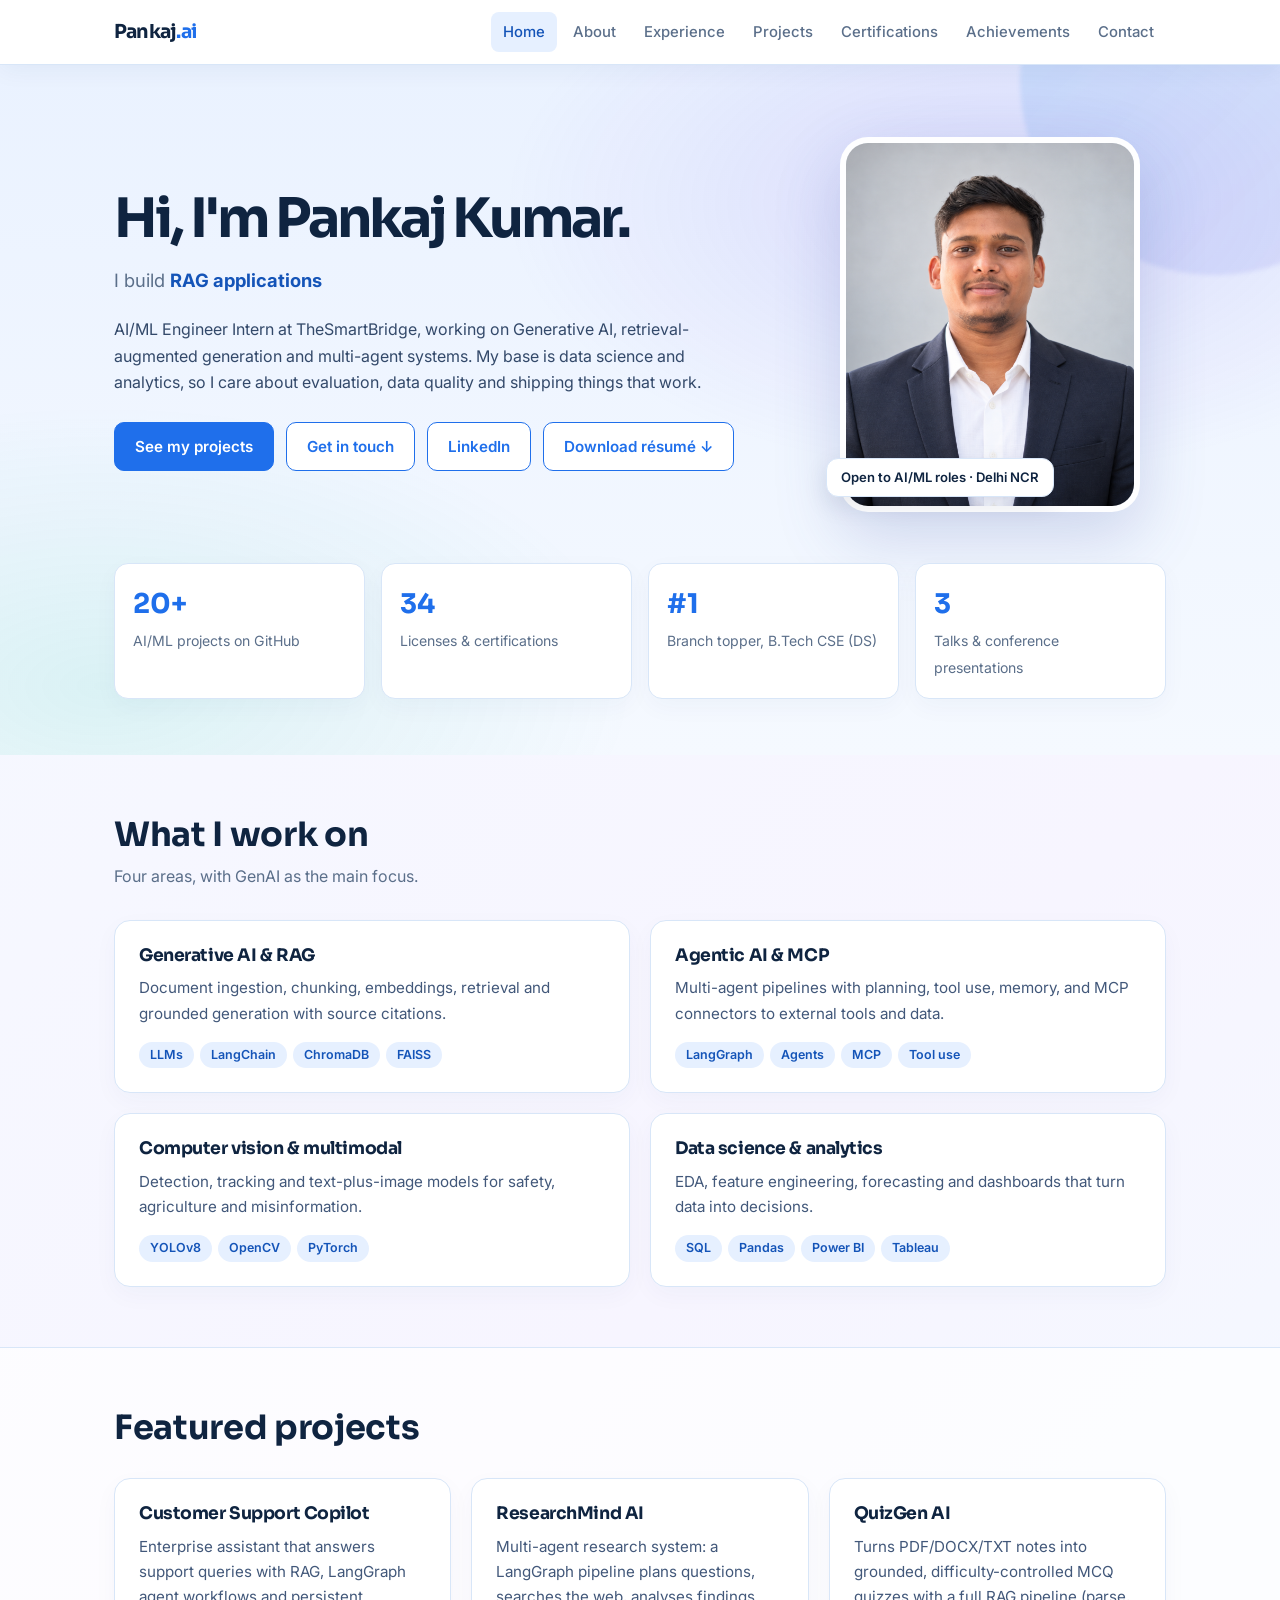
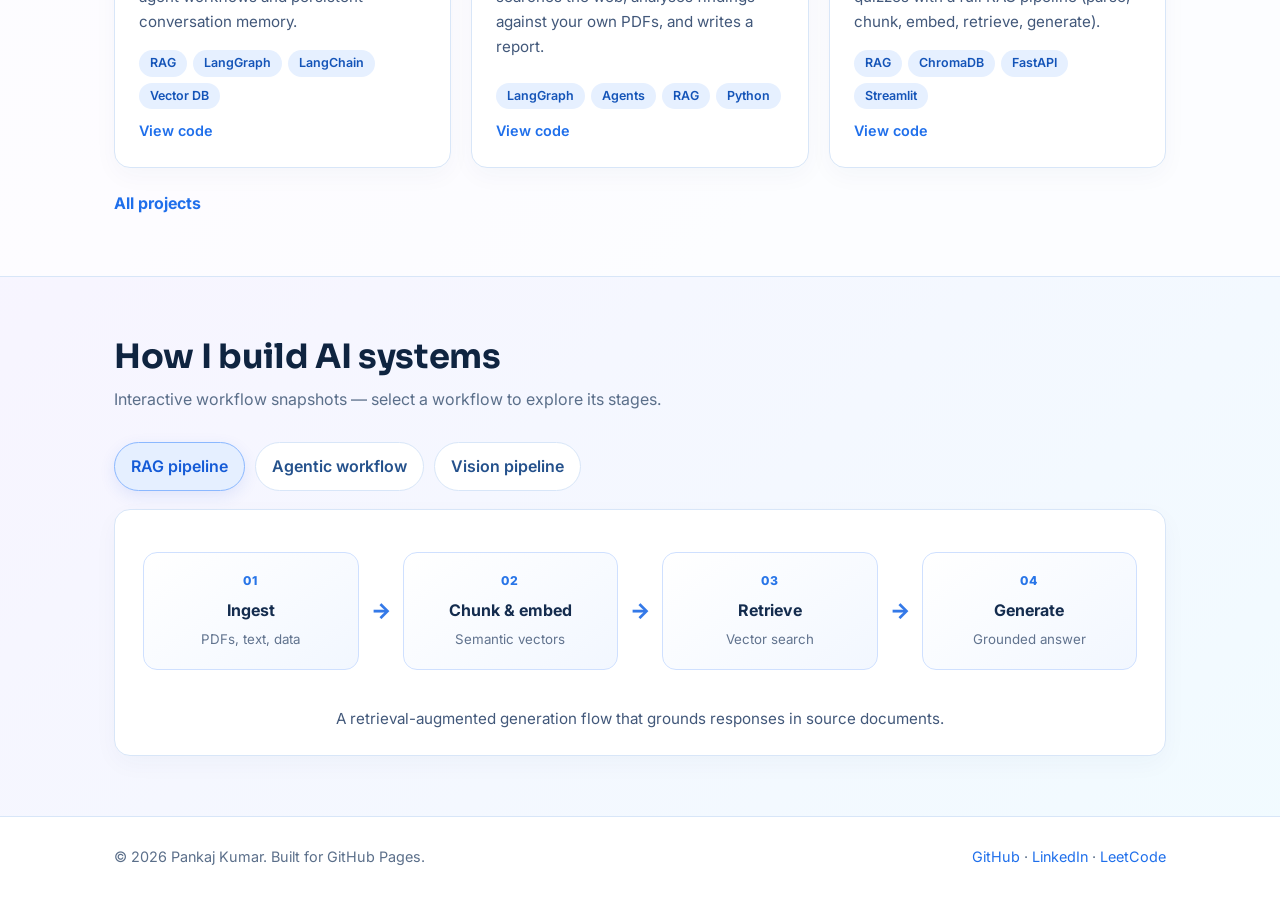
<file: index.html>
<!DOCTYPE html>
<html lang="en"><head><meta charset="utf-8"><meta name="viewport" content="width=device-width,initial-scale=1">
<title>Home | Pankaj Kumar – AI Engineer</title>
<meta name="description" content="Pankaj Kumar – AI/ML Engineer specialising in Generative AI, RAG, LLMs, agentic AI and MCP, with a data science and analytics foundation.">
<link rel="preconnect" href="https://fonts.googleapis.com"><link rel="preconnect" href="https://fonts.gstatic.com" crossorigin>
<link href="https://fonts.googleapis.com/css2?family=Inter:wght@400;500;600&family=Sora:wght@600;700;800&display=swap" rel="stylesheet">
<link rel="stylesheet" href="css/style.css"></head><body>
<header><div class="wrap nav"><a class="brand" href="index.html">Pankaj<span>.ai</span></a>
<button class="burger" aria-label="Menu" aria-expanded="false">☰</button><nav aria-label="Main"><ul><li><a href="index.html" class=on aria-current=page>Home</a></li><li><a href="about.html">About</a></li><li><a href="experience.html">Experience</a></li><li><a href="projects.html">Projects</a></li><li><a href="certifications.html">Certifications</a></li><li><a href="achievements.html">Achievements</a></li><li><a href="contact.html">Contact</a></li></ul></nav></div></header>
<main><section class="hero reveal"><div class="wrap"><div class="hero-grid"><div>
<h1>Hi, I'm Pankaj Kumar.</h1>
<p class="role">I build <b id="typed" data-words='["RAG applications","agentic AI workflows","LLM-powered products","MCP-connected tools","computer vision systems"]'>RAG applications</b></p>
<p class="lead">AI/ML Engineer Intern at TheSmartBridge, working on Generative AI, retrieval-augmented generation and multi-agent systems. My base is data science and analytics, so I care about evaluation, data quality and shipping things that work.</p>
<div class="btns"><a class="btn pri" href="projects.html">See my projects</a><a class="btn sec" href="contact.html">Get in touch</a><a class="btn sec" href="https://www.linkedin.com/in/pankaj-kumar-472a29294/">LinkedIn</a><a class="btn sec" href="Pankaj_Kumar_AI_ML_Engineer_Resume_2026.pdf" download>Download résumé ↓</a></div></div>
<div class="photo"><img src="images/profile.png" alt="Portrait of Pankaj Kumar"><span class="tag">Open to AI/ML roles · Delhi NCR</span></div></div>
<div class="stats"><div class="stat"><b>20+</b><span>AI/ML projects on GitHub</span></div><div class="stat"><b>34</b><span>Licenses &amp; certifications</span></div><div class="stat"><b>#1</b><span>Branch topper, B.Tech CSE (DS)</span></div><div class="stat"><b>3</b><span>Talks &amp; conference presentations</span></div></div></div></section>
<section class="reveal"><div class="wrap"><div class="sh"><h2>What I work on</h2><p>Four areas, with GenAI as the main focus.</p></div>
<div class="grid g2">
<div class="card"><h3>Generative AI &amp; RAG</h3><p>Document ingestion, chunking, embeddings, retrieval and grounded generation with source citations.</p><div class="chips"><span class="chip">LLMs</span><span class="chip">LangChain</span><span class="chip">ChromaDB</span><span class="chip">FAISS</span></div></div>
<div class="card"><h3>Agentic AI &amp; MCP</h3><p>Multi-agent pipelines with planning, tool use, memory, and MCP connectors to external tools and data.</p><div class="chips"><span class="chip">LangGraph</span><span class="chip">Agents</span><span class="chip">MCP</span><span class="chip">Tool use</span></div></div>
<div class="card"><h3>Computer vision &amp; multimodal</h3><p>Detection, tracking and text-plus-image models for safety, agriculture and misinformation.</p><div class="chips"><span class="chip">YOLOv8</span><span class="chip">OpenCV</span><span class="chip">PyTorch</span></div></div>
<div class="card"><h3>Data science &amp; analytics</h3><p>EDA, feature engineering, forecasting and dashboards that turn data into decisions.</p><div class="chips"><span class="chip">SQL</span><span class="chip">Pandas</span><span class="chip">Power BI</span><span class="chip">Tableau</span></div></div></div></div></section>
<section class="alt reveal"><div class="wrap"><div class="sh"><h2>Featured projects</h2></div><div class="grid g3"><article class="card" data-cat="genai"><h3>Customer Support Copilot</h3><p>Enterprise assistant that answers support queries with RAG, LangGraph agent workflows and persistent conversation memory.</p><div class="chips"><span class="chip">RAG</span><span class="chip">LangGraph</span><span class="chip">LangChain</span><span class="chip">Vector DB</span></div><div class="links"><a href="https://github.com/PANKAJ955956/AI-Powered-Customer-Support-Copilot">View code</a></div></article><article class="card" data-cat="genai agents"><h3>ResearchMind AI</h3><p>Multi-agent research system: a LangGraph pipeline plans questions, searches the web, analyses findings against your own PDFs, and writes a report.</p><div class="chips"><span class="chip">LangGraph</span><span class="chip">Agents</span><span class="chip">RAG</span><span class="chip">Python</span></div><div class="links"><a href="https://github.com/PANKAJ955956/ResearchMind-AI">View code</a></div></article><article class="card" data-cat="genai"><h3>QuizGen AI</h3><p>Turns PDF/DOCX/TXT notes into grounded, difficulty-controlled MCQ quizzes with a full RAG pipeline (parse, chunk, embed, retrieve, generate).</p><div class="chips"><span class="chip">RAG</span><span class="chip">ChromaDB</span><span class="chip">FastAPI</span><span class="chip">Streamlit</span></div><div class="links"><a href="https://github.com/PANKAJ955956/QuizGen-AI-Intelligent-Study-Notes-Quiz-Generator">View code</a></div></article></div><p style="margin-top:22px"><a href="projects.html"><b>All projects</b></a></p></div></section>
<section class="reveal">
<div class="wrap">
<div class="sh"><h2>How I build AI systems</h2><p>Interactive workflow snapshots — select a workflow to explore its stages.</p></div>
<div class="workflow-tabs" role="tablist" aria-label="AI workflow">
<button class="workflow-tab active" type="button" data-flow="rag" aria-selected="true">RAG pipeline</button>
<button class="workflow-tab" type="button" data-flow="agent" aria-selected="false">Agentic workflow</button>
<button class="workflow-tab" type="button" data-flow="vision" aria-selected="false">Vision pipeline</button>
</div>
<div class="card workflow-card">
<div class="workflow-track" id="workflow-track" aria-live="polite">
<div class="workflow-node"><span>01</span><b>Ingest</b><small>PDFs, text, data</small></div><i>→</i>
<div class="workflow-node"><span>02</span><b>Chunk &amp; embed</b><small>Semantic vectors</small></div><i>→</i>
<div class="workflow-node"><span>03</span><b>Retrieve</b><small>Vector search</small></div><i>→</i>
<div class="workflow-node"><span>04</span><b>Generate</b><small>Grounded answer</small></div>
</div>
<p id="workflow-description" class="workflow-description">A retrieval-augmented generation flow that grounds responses in source documents.</p>
</div>
</div>
</section></main>
<footer><div class="wrap"><span>© 2026 Pankaj Kumar. Built for GitHub Pages.</span><span><a href="https://github.com/PANKAJ955956/">GitHub</a> · <a href="https://www.linkedin.com/in/pankaj-kumar-472a29294/">LinkedIn</a> · <a href="https://leetcode.com/u/PankajKumar_DS/">LeetCode</a></span></div></footer>
<script src="js/main.js"></script></body></html>
</file>
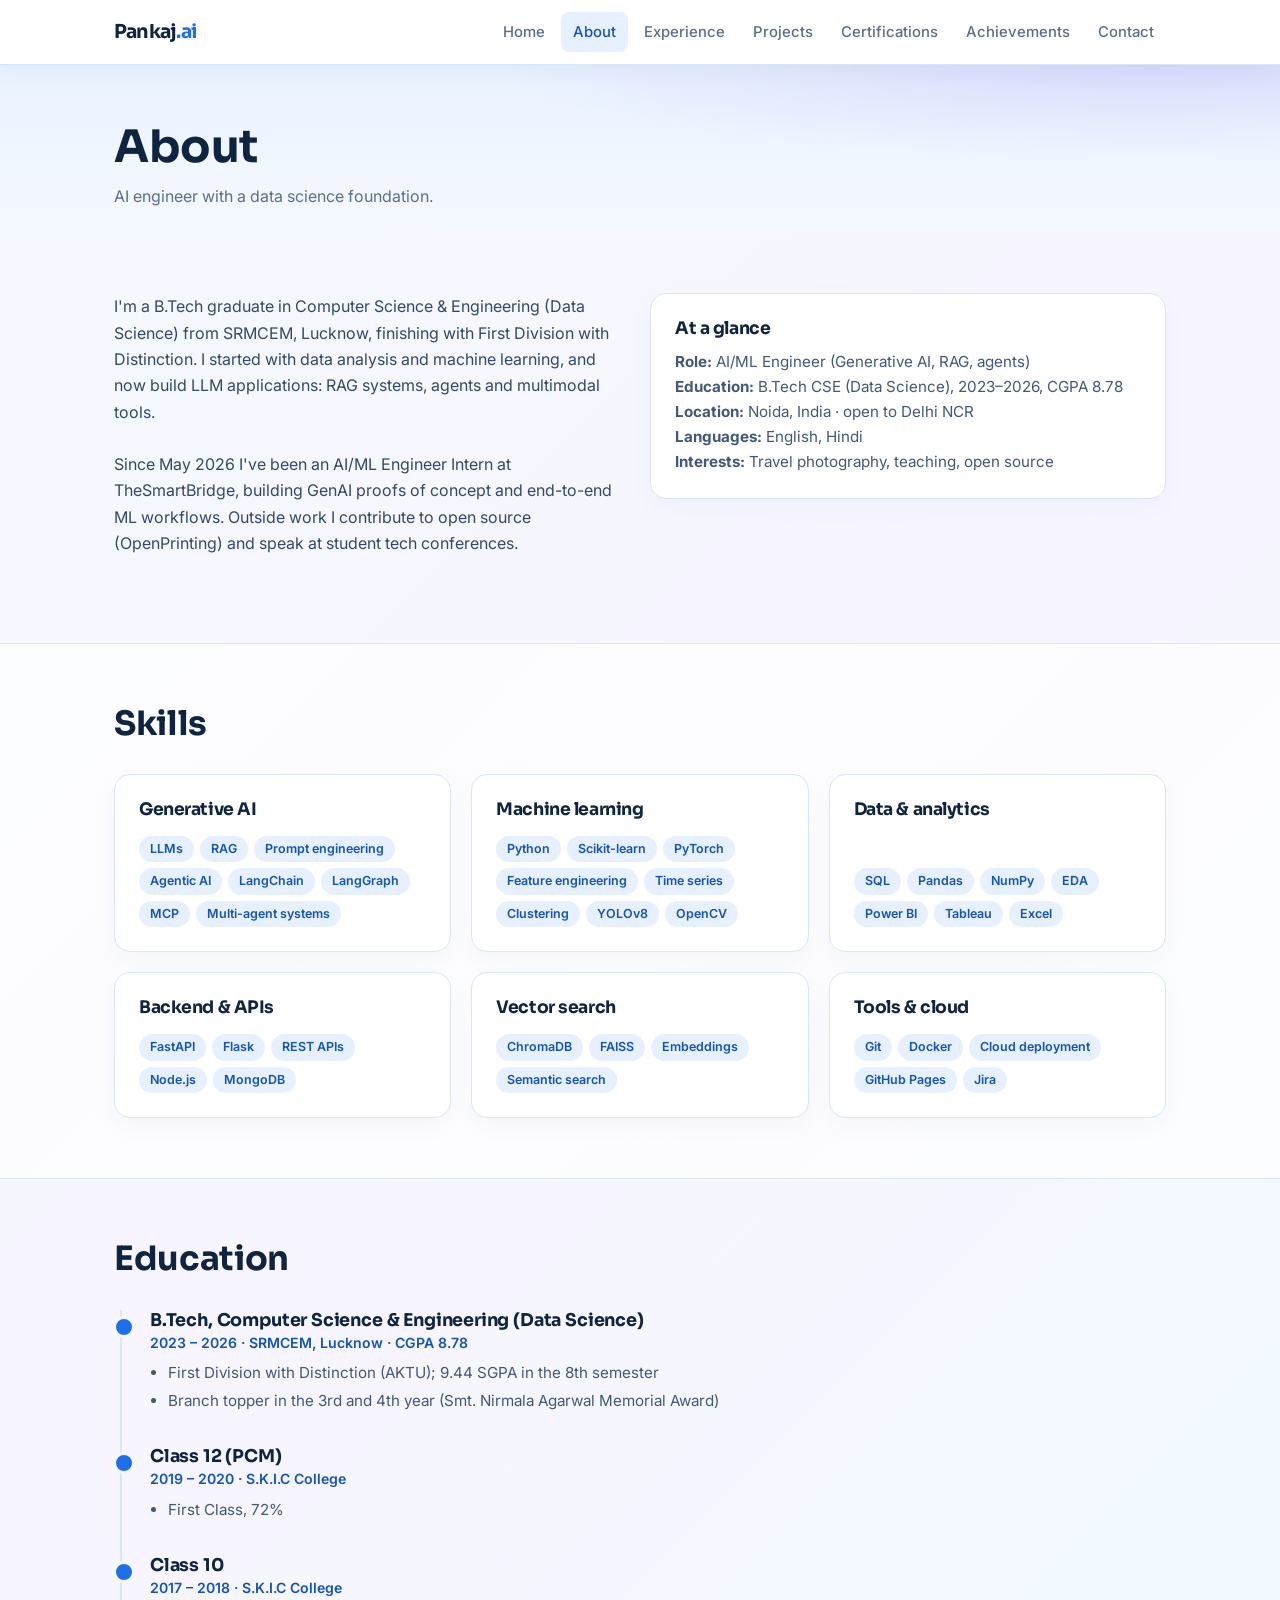
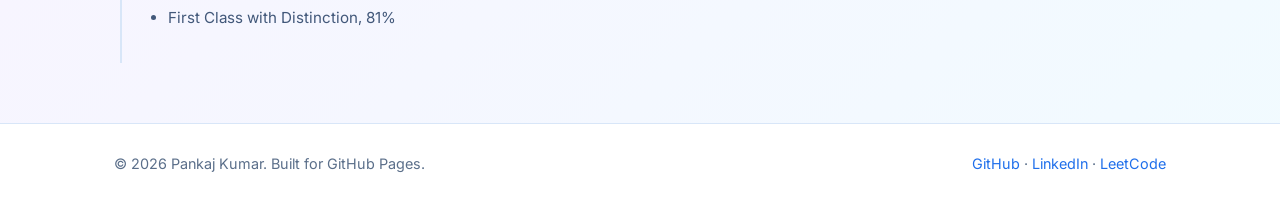
<file: about.html>
<!DOCTYPE html>
<html lang="en"><head><meta charset="utf-8"><meta name="viewport" content="width=device-width,initial-scale=1">
<title>About | Pankaj Kumar – AI Engineer</title>
<meta name="description" content="Pankaj Kumar – AI/ML Engineer specialising in Generative AI, RAG, LLMs, agentic AI and MCP, with a data science and analytics foundation.">
<link rel="preconnect" href="https://fonts.googleapis.com"><link rel="preconnect" href="https://fonts.gstatic.com" crossorigin>
<link href="https://fonts.googleapis.com/css2?family=Inter:wght@400;500;600&family=Sora:wght@600;700;800&display=swap" rel="stylesheet">
<link rel="stylesheet" href="css/style.css"></head><body>
<header><div class="wrap nav"><a class="brand" href="index.html">Pankaj<span>.ai</span></a>
<button class="burger" aria-label="Menu" aria-expanded="false">☰</button><nav aria-label="Main"><ul><li><a href="index.html">Home</a></li><li><a href="about.html" class=on aria-current=page>About</a></li><li><a href="experience.html">Experience</a></li><li><a href="projects.html">Projects</a></li><li><a href="certifications.html">Certifications</a></li><li><a href="achievements.html">Achievements</a></li><li><a href="contact.html">Contact</a></li></ul></nav></div></header>
<main><div class="page-head"><div class="wrap"><h1>About</h1><p>AI engineer with a data science foundation.</p></div></div><section><div class="wrap"><div class="grid g2" style="align-items:start"><div>
<p class="lead" style="max-width:none">I'm a B.Tech graduate in Computer Science &amp; Engineering (Data Science) from SRMCEM, Lucknow, finishing with First Division with Distinction. I started with data analysis and machine learning, and now build LLM applications: RAG systems, agents and multimodal tools.</p>
<p class="lead" style="max-width:none">Since May 2026 I've been an AI/ML Engineer Intern at TheSmartBridge, building GenAI proofs of concept and end-to-end ML workflows. Outside work I contribute to open source (OpenPrinting) and speak at student tech conferences.</p></div>
<div class="card"><h3>At a glance</h3><p><b>Role:</b> AI/ML Engineer (Generative AI, RAG, agents)<br><b>Education:</b> B.Tech CSE (Data Science), 2023–2026, CGPA 8.78<br><b>Location:</b> Noida, India · open to Delhi NCR<br><b>Languages:</b> English, Hindi<br><b>Interests:</b> Travel photography, teaching, open source</p></div></div></div></section>
<section class="alt"><div class="wrap"><div class="sh"><h2>Skills</h2></div><div class="grid g3">
<div class="card"><h3>Generative AI</h3><div class="chips"><span class="chip">LLMs</span><span class="chip">RAG</span><span class="chip">Prompt engineering</span><span class="chip">Agentic AI</span><span class="chip">LangChain</span><span class="chip">LangGraph</span><span class="chip">MCP</span><span class="chip">Multi-agent systems</span></div></div>
<div class="card"><h3>Machine learning</h3><div class="chips"><span class="chip">Python</span><span class="chip">Scikit-learn</span><span class="chip">PyTorch</span><span class="chip">Feature engineering</span><span class="chip">Time series</span><span class="chip">Clustering</span><span class="chip">YOLOv8</span><span class="chip">OpenCV</span></div></div>
<div class="card"><h3>Data &amp; analytics</h3><div class="chips"><span class="chip">SQL</span><span class="chip">Pandas</span><span class="chip">NumPy</span><span class="chip">EDA</span><span class="chip">Power BI</span><span class="chip">Tableau</span><span class="chip">Excel</span></div></div>
<div class="card"><h3>Backend &amp; APIs</h3><div class="chips"><span class="chip">FastAPI</span><span class="chip">Flask</span><span class="chip">REST APIs</span><span class="chip">Node.js</span><span class="chip">MongoDB</span></div></div>
<div class="card"><h3>Vector search</h3><div class="chips"><span class="chip">ChromaDB</span><span class="chip">FAISS</span><span class="chip">Embeddings</span><span class="chip">Semantic search</span></div></div>
<div class="card"><h3>Tools &amp; cloud</h3><div class="chips"><span class="chip">Git</span><span class="chip">Docker</span><span class="chip">Cloud deployment</span><span class="chip">GitHub Pages</span><span class="chip">Jira</span></div></div></div></div></section>
<section><div class="wrap"><div class="sh"><h2>Education</h2></div><div class="timeline">
<div class="job"><h3>B.Tech, Computer Science &amp; Engineering (Data Science)</h3><div class="when">2023 – 2026 · SRMCEM, Lucknow · CGPA 8.78</div><ul><li>First Division with Distinction (AKTU); 9.44 SGPA in the 8th semester</li><li>Branch topper in the 3rd and 4th year (Smt. Nirmala Agarwal Memorial Award)</li></ul></div>
<div class="job"><h3>Class 12 (PCM)</h3><div class="when">2019 – 2020 · S.K.I.C College</div><ul><li>First Class, 72%</li></ul></div>
<div class="job"><h3>Class 10</h3><div class="when">2017 – 2018 · S.K.I.C College</div><ul><li>First Class with Distinction, 81%</li></ul></div></div></div></section></main>
<footer><div class="wrap"><span>© 2026 Pankaj Kumar. Built for GitHub Pages.</span><span><a href="https://github.com/PANKAJ955956/">GitHub</a> · <a href="https://www.linkedin.com/in/pankaj-kumar-472a29294/">LinkedIn</a> · <a href="https://leetcode.com/u/PankajKumar_DS/">LeetCode</a></span></div></footer>
<script src="js/main.js"></script></body></html>
</file>
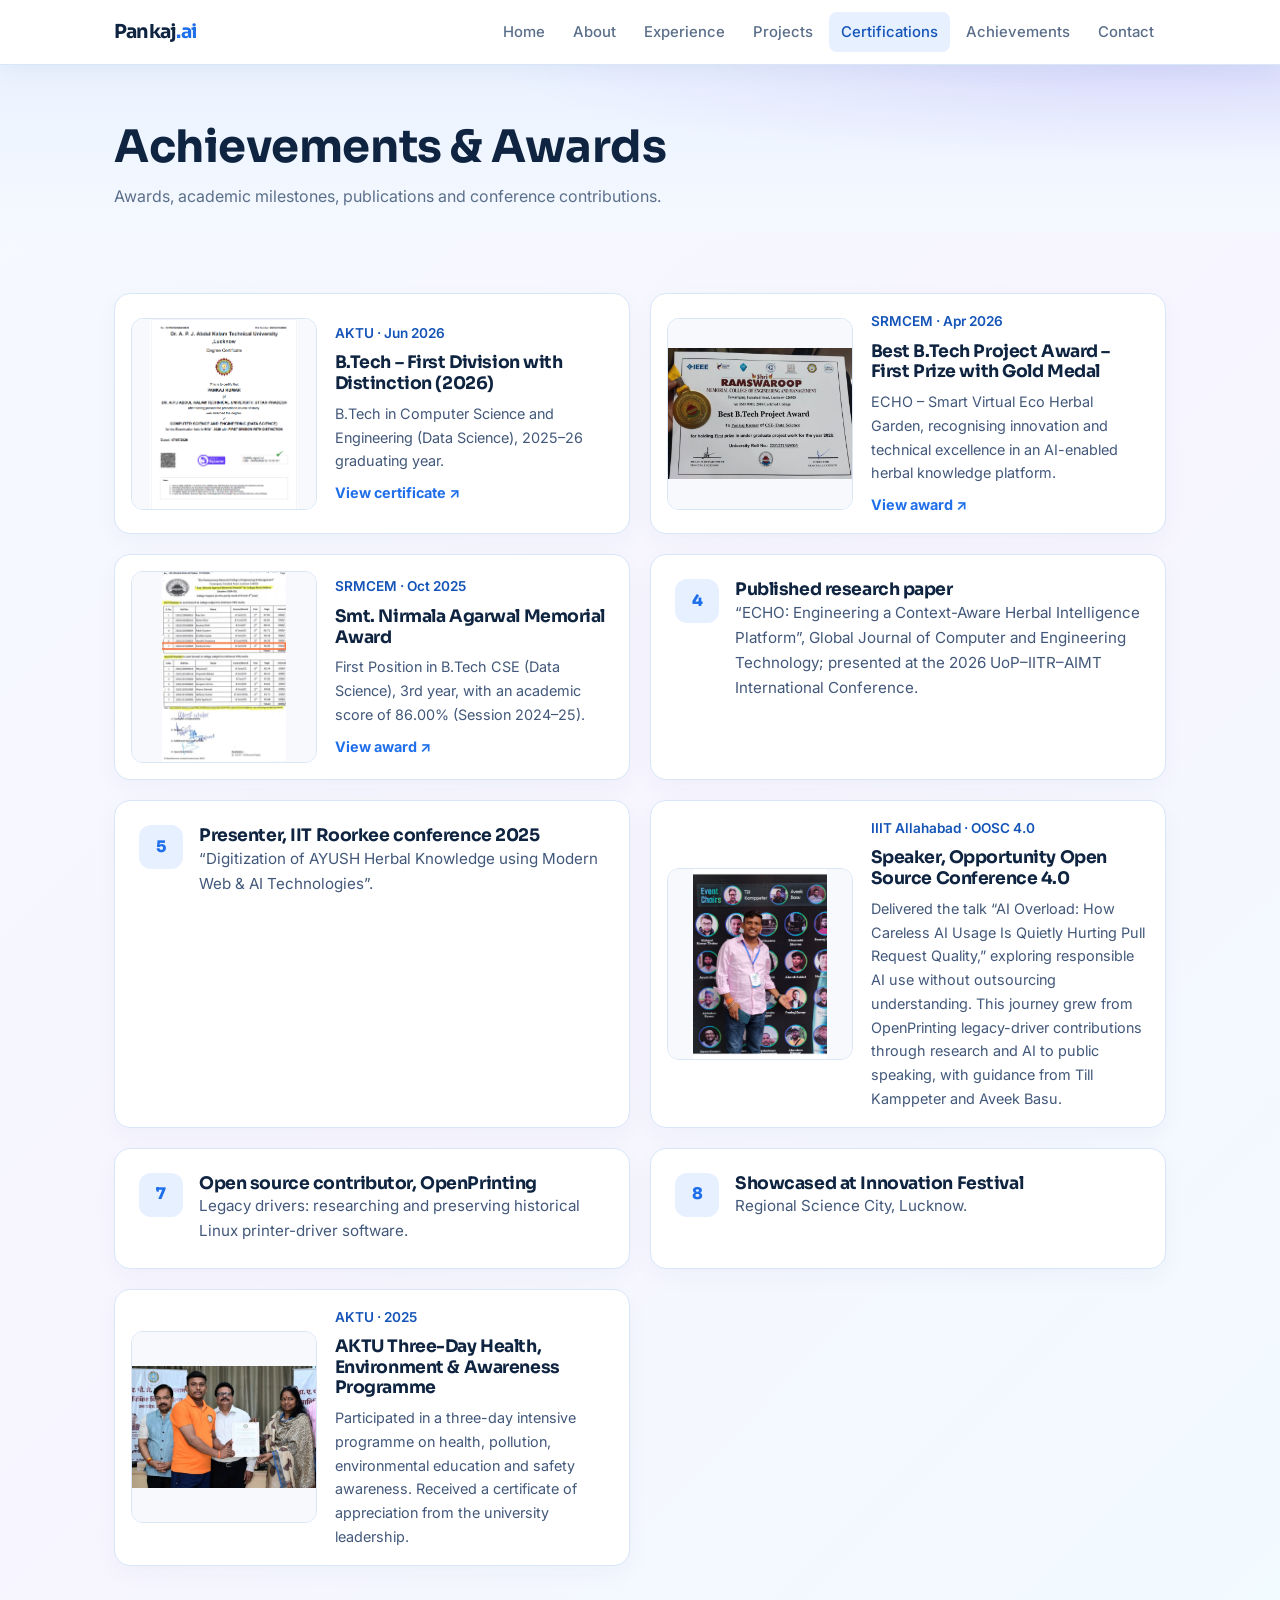
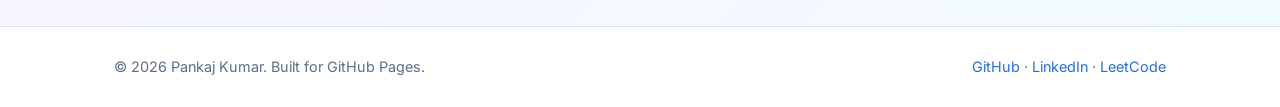
<file: achievements.html>
<!DOCTYPE html><html lang="en"><head><meta charset="utf-8"><meta name="viewport" content="width=device-width,initial-scale=1"><title>Certifications | Pankaj Kumar – AI Engineer</title><meta name="description" content="Licenses and certifications earned by Pankaj Kumar, AI/ML Engineer."><link rel="preconnect" href="https://fonts.googleapis.com"><link rel="preconnect" href="https://fonts.gstatic.com" crossorigin><link href="https://fonts.googleapis.com/css2?family=Inter:wght@400;500;600&family=Sora:wght@600;700;800&display=swap" rel="stylesheet"><link rel="stylesheet" href="css/style.css"></head><body><header><div class="wrap nav"><a class="brand" href="index.html">Pankaj<span>.ai</span></a>
<button class="burger" aria-label="Menu" aria-expanded="false">☰</button><nav aria-label="Main"><ul><li><a href="index.html">Home</a></li><li><a href="about.html">About</a></li><li><a href="experience.html">Experience</a></li><li><a href="projects.html">Projects</a></li><li><a href="certifications.html" class=on aria-current=page>Certifications</a></li><li><a href="achievements.html">Achievements</a></li><li><a href="contact.html">Contact</a></li></ul></nav></div></header><main><div class="page-head"><div class="wrap"><h1>Achievements &amp; Awards</h1><p>Awards, academic milestones, publications and conference contributions.</p></div></div><section class="reveal"><div class="wrap"><div class="grid g2 award-grid"><article class="card award-card"><a class="award-image" href="images/aktu-degree-certificate.png" target="_blank" rel="noopener"><img src="images/aktu-degree-certificate.png" alt="B.Tech degree certificate showing First Division with Distinction, AKTU, 2026"></a><div class="award-copy"><span class="meta">AKTU · Jun 2026</span><h3>B.Tech – First Division with Distinction (2026)</h3><p>B.Tech in Computer Science and Engineering (Data Science), 2025–26 graduating year.</p><a href="https://www.linkedin.com/in/pankaj-ds/overlay/Honor/1613421394/treasury/?profileId=ACoAAEdX2VYBfHZaW2cBg4ZSAhf_vZYHLt7IyVI" target="_blank" rel="noopener">View certificate ↗</a></div></article><article class="card award-card"><a class="award-image" href="images/best-btech-project-award.png" target="_blank" rel="noopener"><img src="images/best-btech-project-award.png" alt="Best B.Tech Project Award First Prize certificate, SRMCEM, 2026"></a><div class="award-copy"><span class="meta">SRMCEM · Apr 2026</span><h3>Best B.Tech Project Award – First Prize with Gold Medal</h3><p>ECHO – Smart Virtual Eco Herbal Garden, recognising innovation and technical excellence in an AI-enabled herbal knowledge platform.</p><a href="https://www.linkedin.com/in/pankaj-ds/overlay/Honor/1613107335/treasury/?profileId=ACoAAEdX2VYBfHZaW2cBg4ZSAhf_vZYHLt7IyVI" target="_blank" rel="noopener">View award ↗</a></div></article><article class="card award-card"><a class="award-image" href="images/nirmala-agarwal-memorial-award.png" target="_blank" rel="noopener"><img src="images/nirmala-agarwal-memorial-award.png" alt="Smt. Nirmala Agarwal Memorial Award certificate showing first position and 86.00 percent, 2024–25"></a><div class="award-copy"><span class="meta">SRMCEM · Oct 2025</span><h3>Smt. Nirmala Agarwal Memorial Award</h3><p>First Position in B.Tech CSE (Data Science), 3rd year, with an academic score of 86.00% (Session 2024–25).</p><a href="https://www.linkedin.com/in/pankaj-ds/overlay/Honor/1612676709/treasury/?profileId=ACoAAEdX2VYBfHZaW2cBg4ZSAhf_vZYHLt7IyVI" target="_blank" rel="noopener">View award ↗</a></div></article><article class="card award"><div class="ic">4</div><div><h3>Published research paper</h3><p>“ECHO: Engineering a Context-Aware Herbal Intelligence Platform”, Global Journal of Computer and Engineering Technology; presented at the 2026 UoP–IITR–AIMT International Conference.</p></div></article><article class="card award"><div class="ic">5</div><div><h3>Presenter, IIT Roorkee conference 2025</h3><p>“Digitization of AYUSH Herbal Knowledge using Modern Web &amp; AI Technologies”.</p></div></article><article class="card award-card"><a class="award-image" href="images/oosc-4-speaker.jpg" target="_blank" rel="noopener"><img src="images/oosc-4-speaker.jpg" alt="Pankaj Kumar at Opportunity Open Source Conference 4.0, IIIT Allahabad"></a><div class="award-copy"><span class="meta">IIIT Allahabad · OOSC 4.0</span><h3>Speaker, Opportunity Open Source Conference 4.0</h3><p>Delivered the talk “AI Overload: How Careless AI Usage Is Quietly Hurting Pull Request Quality,” exploring responsible AI use without outsourcing understanding. This journey grew from OpenPrinting legacy-driver contributions through research and AI to public speaking, with guidance from Till Kamppeter and Aveek Basu.</p></div></article><article class="card award"><div class="ic">7</div><div><h3>Open source contributor, OpenPrinting</h3><p>Legacy drivers: researching and preserving historical Linux printer-driver software.</p></div></article><article class="card award"><div class="ic">8</div><div><h3>Showcased at Innovation Festival</h3><p>Regional Science City, Lucknow.</p></div></article><article class="card award-card"><a class="award-image" href="images/aktu-awareness-programme.jpg" target="_blank" rel="noopener"><img src="images/aktu-awareness-programme.jpg" alt="Pankaj Kumar receiving a certificate of appreciation at the AKTU three-day awareness programme"></a><div class="award-copy"><span class="meta">AKTU · 2025</span><h3>AKTU Three-Day Health, Environment &amp; Awareness Programme</h3><p>Participated in a three-day intensive programme on health, pollution, environmental education and safety awareness. Received a certificate of appreciation from the university leadership.</p></div></article></div></div></section></main><footer><div class="wrap"><span>© 2026 Pankaj Kumar. Built for GitHub Pages.</span><span><a href="https://github.com/PANKAJ955956/">GitHub</a> · <a href="https://www.linkedin.com/in/pankaj-kumar-472a29294/">LinkedIn</a> · <a href="https://leetcode.com/u/PankajKumar_DS/">LeetCode</a></span></div></footer><script src="js/main.js"></script></body></html>
</file>
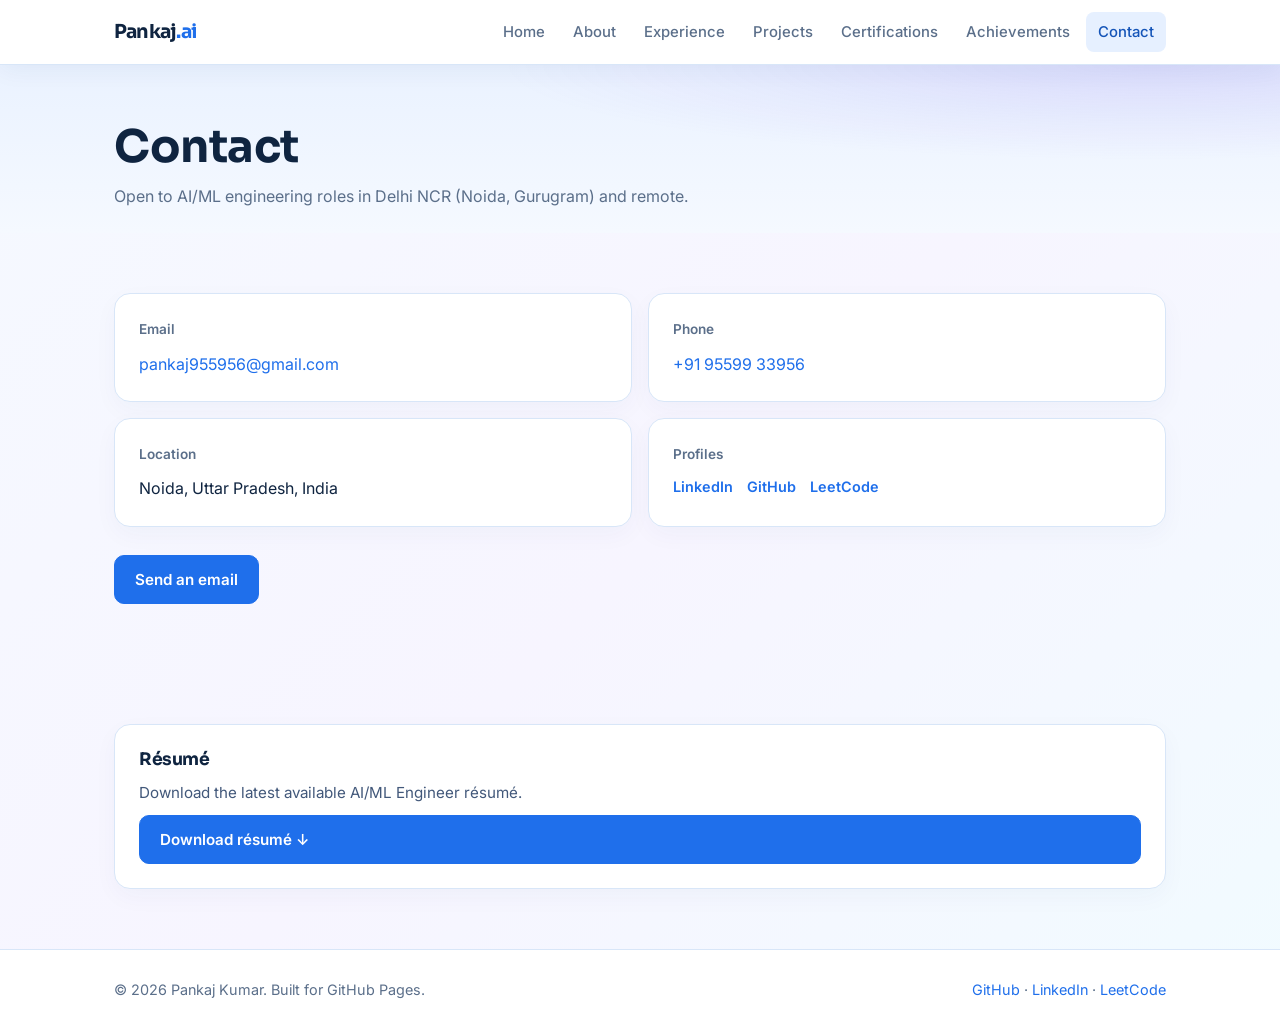
<file: contact.html>
<!DOCTYPE html>
<html lang="en"><head><meta charset="utf-8"><meta name="viewport" content="width=device-width,initial-scale=1">
<title>Contact | Pankaj Kumar – AI Engineer</title>
<meta name="description" content="Pankaj Kumar – AI/ML Engineer specialising in Generative AI, RAG, LLMs, agentic AI and MCP, with a data science and analytics foundation.">
<link rel="preconnect" href="https://fonts.googleapis.com"><link rel="preconnect" href="https://fonts.gstatic.com" crossorigin>
<link href="https://fonts.googleapis.com/css2?family=Inter:wght@400;500;600&family=Sora:wght@600;700;800&display=swap" rel="stylesheet">
<link rel="stylesheet" href="css/style.css"></head><body>
<header><div class="wrap nav"><a class="brand" href="index.html">Pankaj<span>.ai</span></a>
<button class="burger" aria-label="Menu" aria-expanded="false">☰</button><nav aria-label="Main"><ul><li><a href="index.html">Home</a></li><li><a href="about.html">About</a></li><li><a href="experience.html">Experience</a></li><li><a href="projects.html">Projects</a></li><li><a href="certifications.html">Certifications</a></li><li><a href="achievements.html">Achievements</a></li><li><a href="contact.html" class=on aria-current=page>Contact</a></li></ul></nav></div></header>
<main><div class="page-head"><div class="wrap"><h1>Contact</h1><p>Open to AI/ML engineering roles in Delhi NCR (Noida, Gurugram) and remote.</p></div></div><section><div class="wrap"><div class="contact-list">
<div class="card"><b>Email</b><a href="mailto:pankaj955956@gmail.com">pankaj955956@gmail.com</a></div>
<div class="card"><b>Phone</b><a href="tel:+919559933956">+91 95599 33956</a></div>
<div class="card"><b>Location</b>Noida, Uttar Pradesh, India</div>
<div class="card"><b>Profiles</b><span class="links"><a href="https://www.linkedin.com/in/pankaj-kumar-472a29294/">LinkedIn</a><a href="https://github.com/PANKAJ955956/">GitHub</a><a href="https://leetcode.com/u/PankajKumar_DS/">LeetCode</a></span></div></div>
<div class="btns" style="margin-top:28px"><a class="btn pri" href="mailto:pankaj955956@gmail.com">Send an email</a></div></div></section><section><div class="wrap"><div class="card"><h3>Résumé</h3><p>Download the latest available AI/ML Engineer résumé.</p><a class="btn pri" href="Pankaj_Kumar_AI_ML_Engineer_Resume_2026.pdf" download>Download résumé ↓</a></div></div></section></main>
<footer><div class="wrap"><span>© 2026 Pankaj Kumar. Built for GitHub Pages.</span><span><a href="https://github.com/PANKAJ955956/">GitHub</a> · <a href="https://www.linkedin.com/in/pankaj-kumar-472a29294/">LinkedIn</a> · <a href="https://leetcode.com/u/PankajKumar_DS/">LeetCode</a></span></div></footer>
<script src="js/main.js"></script></body></html>
</file>
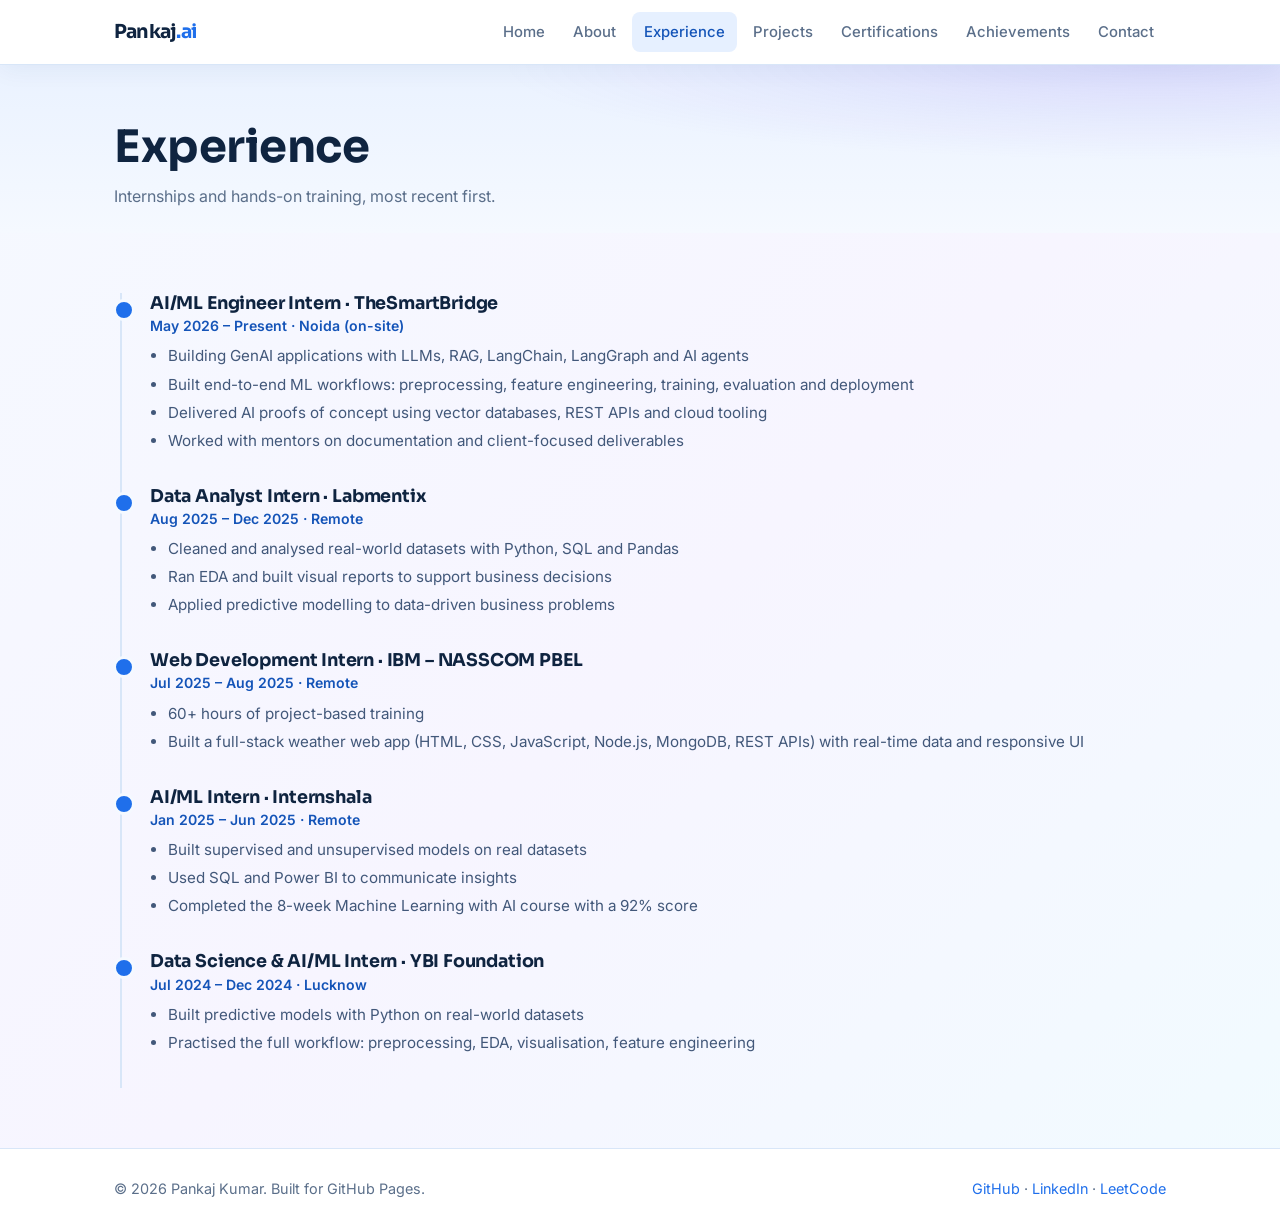
<file: experience.html>
<!DOCTYPE html>
<html lang="en"><head><meta charset="utf-8"><meta name="viewport" content="width=device-width,initial-scale=1">
<title>Experience | Pankaj Kumar – AI Engineer</title>
<meta name="description" content="Pankaj Kumar – AI/ML Engineer specialising in Generative AI, RAG, LLMs, agentic AI and MCP, with a data science and analytics foundation.">
<link rel="preconnect" href="https://fonts.googleapis.com"><link rel="preconnect" href="https://fonts.gstatic.com" crossorigin>
<link href="https://fonts.googleapis.com/css2?family=Inter:wght@400;500;600&family=Sora:wght@600;700;800&display=swap" rel="stylesheet">
<link rel="stylesheet" href="css/style.css"></head><body>
<header><div class="wrap nav"><a class="brand" href="index.html">Pankaj<span>.ai</span></a>
<button class="burger" aria-label="Menu" aria-expanded="false">☰</button><nav aria-label="Main"><ul><li><a href="index.html">Home</a></li><li><a href="about.html">About</a></li><li><a href="experience.html" class=on aria-current=page>Experience</a></li><li><a href="projects.html">Projects</a></li><li><a href="certifications.html">Certifications</a></li><li><a href="achievements.html">Achievements</a></li><li><a href="contact.html">Contact</a></li></ul></nav></div></header>
<main><div class="page-head"><div class="wrap"><h1>Experience</h1><p>Internships and hands-on training, most recent first.</p></div></div><section><div class="wrap"><div class="timeline"><div class="job"><h3>AI/ML Engineer Intern · TheSmartBridge</h3><div class="when">May 2026 – Present · Noida (on-site)</div><ul><li>Building GenAI applications with LLMs, RAG, LangChain, LangGraph and AI agents</li><li>Built end-to-end ML workflows: preprocessing, feature engineering, training, evaluation and deployment</li><li>Delivered AI proofs of concept using vector databases, REST APIs and cloud tooling</li><li>Worked with mentors on documentation and client-focused deliverables</li></ul></div><div class="job"><h3>Data Analyst Intern · Labmentix</h3><div class="when">Aug 2025 – Dec 2025 · Remote</div><ul><li>Cleaned and analysed real-world datasets with Python, SQL and Pandas</li><li>Ran EDA and built visual reports to support business decisions</li><li>Applied predictive modelling to data-driven business problems</li></ul></div><div class="job"><h3>Web Development Intern · IBM – NASSCOM PBEL</h3><div class="when">Jul 2025 – Aug 2025 · Remote</div><ul><li>60+ hours of project-based training</li><li>Built a full-stack weather web app (HTML, CSS, JavaScript, Node.js, MongoDB, REST APIs) with real-time data and responsive UI</li></ul></div><div class="job"><h3>AI/ML Intern · Internshala</h3><div class="when">Jan 2025 – Jun 2025 · Remote</div><ul><li>Built supervised and unsupervised models on real datasets</li><li>Used SQL and Power BI to communicate insights</li><li>Completed the 8-week Machine Learning with AI course with a 92% score</li></ul></div><div class="job"><h3>Data Science &amp; AI/ML Intern · YBI Foundation</h3><div class="when">Jul 2024 – Dec 2024 · Lucknow</div><ul><li>Built predictive models with Python on real-world datasets</li><li>Practised the full workflow: preprocessing, EDA, visualisation, feature engineering</li></ul></div></div></div></section></main>
<footer><div class="wrap"><span>© 2026 Pankaj Kumar. Built for GitHub Pages.</span><span><a href="https://github.com/PANKAJ955956/">GitHub</a> · <a href="https://www.linkedin.com/in/pankaj-kumar-472a29294/">LinkedIn</a> · <a href="https://leetcode.com/u/PankajKumar_DS/">LeetCode</a></span></div></footer>
<script src="js/main.js"></script></body></html>
</file>
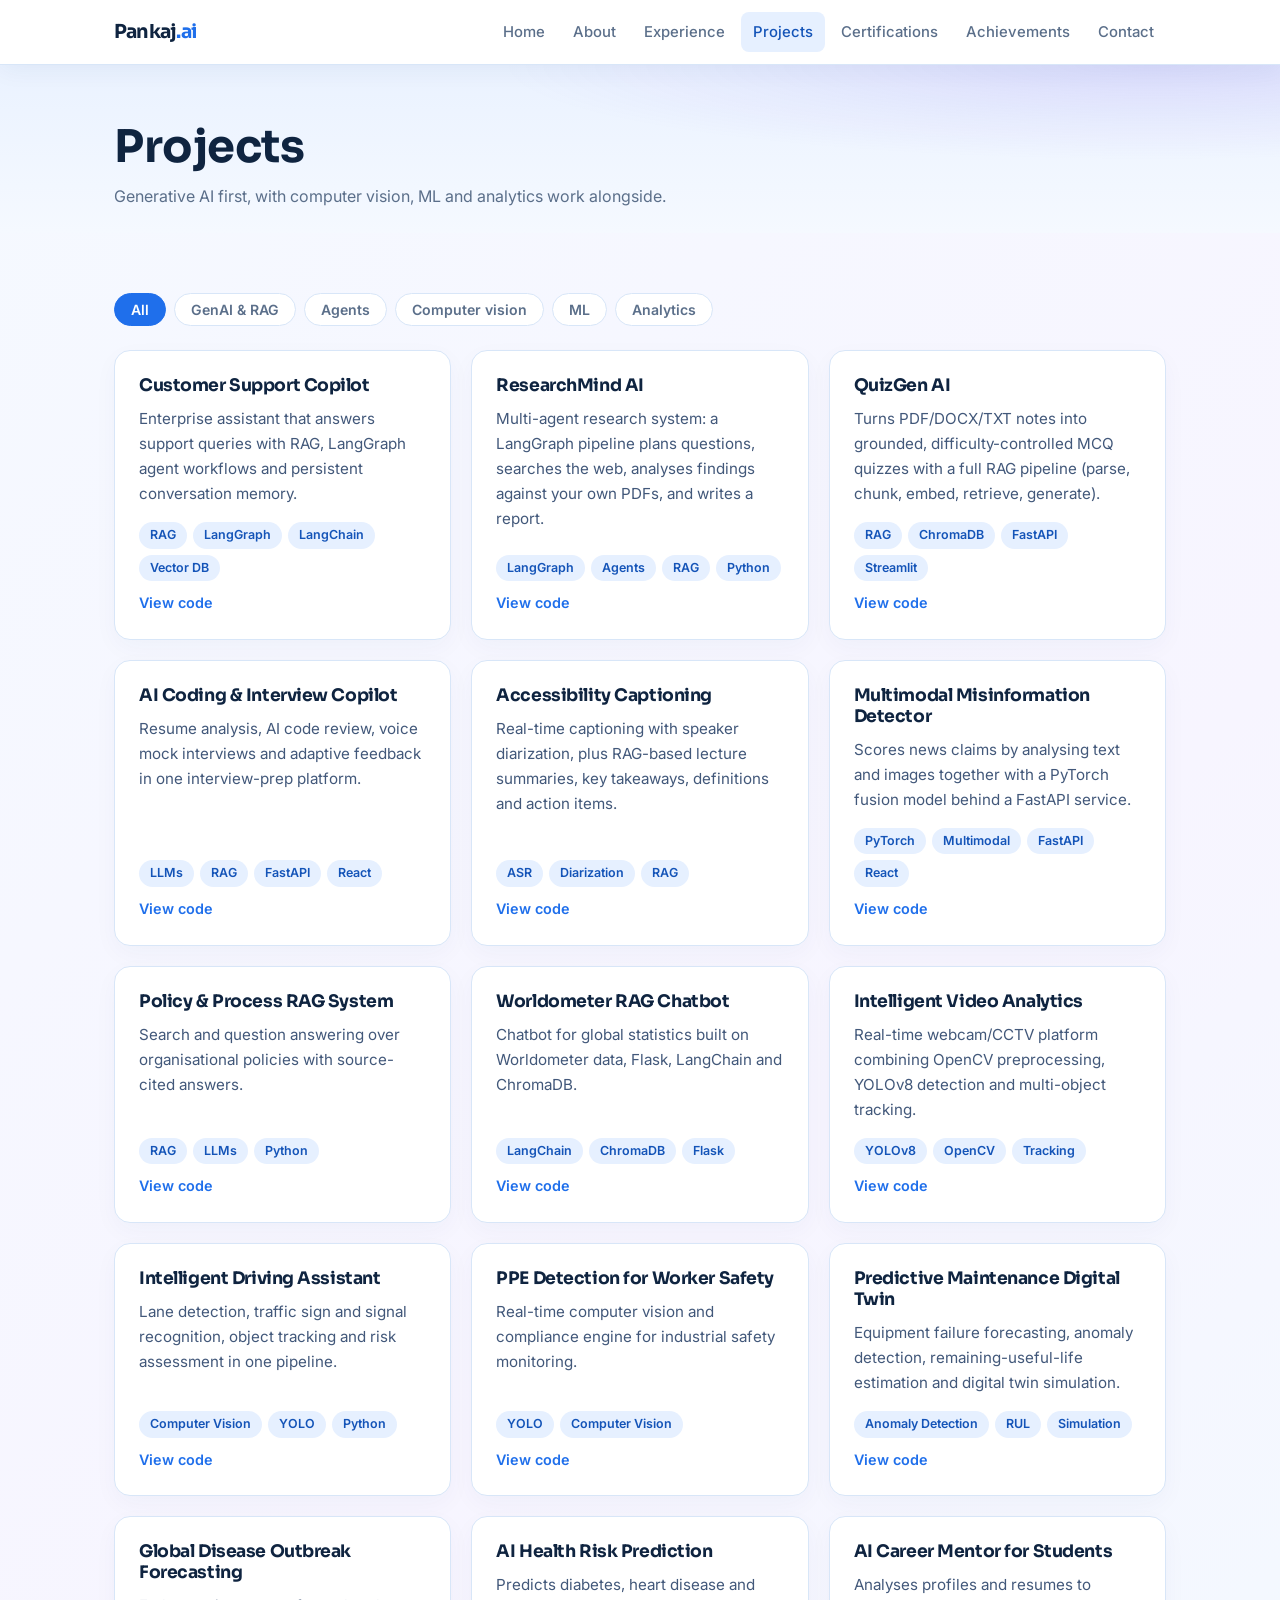
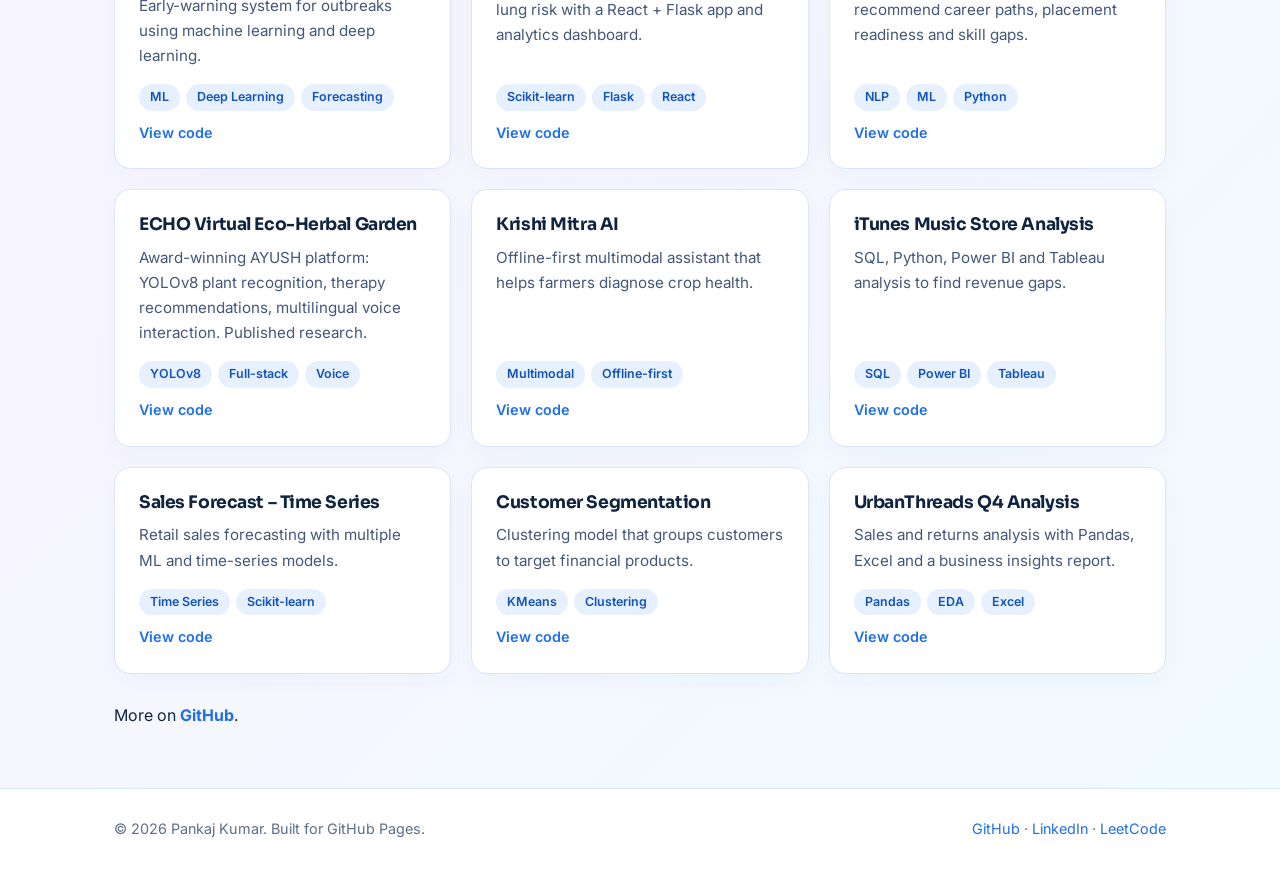
<file: projects.html>
<!DOCTYPE html>
<html lang="en"><head><meta charset="utf-8"><meta name="viewport" content="width=device-width,initial-scale=1">
<title>Projects | Pankaj Kumar – AI Engineer</title>
<meta name="description" content="Pankaj Kumar – AI/ML Engineer specialising in Generative AI, RAG, LLMs, agentic AI and MCP, with a data science and analytics foundation.">
<link rel="preconnect" href="https://fonts.googleapis.com"><link rel="preconnect" href="https://fonts.gstatic.com" crossorigin>
<link href="https://fonts.googleapis.com/css2?family=Inter:wght@400;500;600&family=Sora:wght@600;700;800&display=swap" rel="stylesheet">
<link rel="stylesheet" href="css/style.css"></head><body>
<header><div class="wrap nav"><a class="brand" href="index.html">Pankaj<span>.ai</span></a>
<button class="burger" aria-label="Menu" aria-expanded="false">☰</button><nav aria-label="Main"><ul><li><a href="index.html">Home</a></li><li><a href="about.html">About</a></li><li><a href="experience.html">Experience</a></li><li><a href="projects.html" class=on aria-current=page>Projects</a></li><li><a href="certifications.html">Certifications</a></li><li><a href="achievements.html">Achievements</a></li><li><a href="contact.html">Contact</a></li></ul></nav></div></header>
<main><div class="page-head"><div class="wrap"><h1>Projects</h1><p>Generative AI first, with computer vision, ML and analytics work alongside.</p></div></div><section><div class="wrap"><div class="filters" role="group" aria-label="Filter projects">
<button class="on" data-f="all">All</button><button data-f="genai">GenAI &amp; RAG</button><button data-f="agents">Agents</button><button data-f="cv">Computer vision</button><button data-f="ml">ML</button><button data-f="data">Analytics</button></div>
<div class="grid g3"><article class="card" data-cat="genai"><h3>Customer Support Copilot</h3><p>Enterprise assistant that answers support queries with RAG, LangGraph agent workflows and persistent conversation memory.</p><div class="chips"><span class="chip">RAG</span><span class="chip">LangGraph</span><span class="chip">LangChain</span><span class="chip">Vector DB</span></div><div class="links"><a href="https://github.com/PANKAJ955956/AI-Powered-Customer-Support-Copilot">View code</a></div></article><article class="card" data-cat="genai agents"><h3>ResearchMind AI</h3><p>Multi-agent research system: a LangGraph pipeline plans questions, searches the web, analyses findings against your own PDFs, and writes a report.</p><div class="chips"><span class="chip">LangGraph</span><span class="chip">Agents</span><span class="chip">RAG</span><span class="chip">Python</span></div><div class="links"><a href="https://github.com/PANKAJ955956/ResearchMind-AI">View code</a></div></article><article class="card" data-cat="genai"><h3>QuizGen AI</h3><p>Turns PDF/DOCX/TXT notes into grounded, difficulty-controlled MCQ quizzes with a full RAG pipeline (parse, chunk, embed, retrieve, generate).</p><div class="chips"><span class="chip">RAG</span><span class="chip">ChromaDB</span><span class="chip">FastAPI</span><span class="chip">Streamlit</span></div><div class="links"><a href="https://github.com/PANKAJ955956/QuizGen-AI-Intelligent-Study-Notes-Quiz-Generator">View code</a></div></article><article class="card" data-cat="genai"><h3>AI Coding & Interview Copilot</h3><p>Resume analysis, AI code review, voice mock interviews and adaptive feedback in one interview-prep platform.</p><div class="chips"><span class="chip">LLMs</span><span class="chip">RAG</span><span class="chip">FastAPI</span><span class="chip">React</span></div><div class="links"><a href="https://github.com/PANKAJ955956/AI-coding-interview-copilot">View code</a></div></article><article class="card" data-cat="genai"><h3>Accessibility Captioning</h3><p>Real-time captioning with speaker diarization, plus RAG-based lecture summaries, key takeaways, definitions and action items.</p><div class="chips"><span class="chip">ASR</span><span class="chip">Diarization</span><span class="chip">RAG</span></div><div class="links"><a href="https://github.com/PANKAJ955956/Ai-powered-accessibility-captioning">View code</a></div></article><article class="card" data-cat="genai ml"><h3>Multimodal Misinformation Detector</h3><p>Scores news claims by analysing text and images together with a PyTorch fusion model behind a FastAPI service.</p><div class="chips"><span class="chip">PyTorch</span><span class="chip">Multimodal</span><span class="chip">FastAPI</span><span class="chip">React</span></div><div class="links"><a href="https://github.com/PANKAJ955956/multimodal-misinformation-news-detector">View code</a></div></article><article class="card" data-cat="genai"><h3>Policy & Process RAG System</h3><p>Search and question answering over organisational policies with source-cited answers.</p><div class="chips"><span class="chip">RAG</span><span class="chip">LLMs</span><span class="chip">Python</span></div><div class="links"><a href="https://github.com/PANKAJ955956/AI-Powered-Policy-Process-Management-System-using-RAG">View code</a></div></article><article class="card" data-cat="genai"><h3>Worldometer RAG Chatbot</h3><p>Chatbot for global statistics built on Worldometer data, Flask, LangChain and ChromaDB.</p><div class="chips"><span class="chip">LangChain</span><span class="chip">ChromaDB</span><span class="chip">Flask</span></div><div class="links"><a href="https://github.com/PANKAJ955956/Worldometer-AI-RAG-Based-Global-Statistics-Chatbot">View code</a></div></article><article class="card" data-cat="cv"><h3>Intelligent Video Analytics</h3><p>Real-time webcam/CCTV platform combining OpenCV preprocessing, YOLOv8 detection and multi-object tracking.</p><div class="chips"><span class="chip">YOLOv8</span><span class="chip">OpenCV</span><span class="chip">Tracking</span></div><div class="links"><a href="https://github.com/PANKAJ955956/Intelligent-Video-Analytics-System">View code</a></div></article><article class="card" data-cat="cv"><h3>Intelligent Driving Assistant</h3><p>Lane detection, traffic sign and signal recognition, object tracking and risk assessment in one pipeline.</p><div class="chips"><span class="chip">Computer Vision</span><span class="chip">YOLO</span><span class="chip">Python</span></div><div class="links"><a href="https://github.com/PANKAJ955956/AI-Powered-Intelligent-Driving-Assistant">View code</a></div></article><article class="card" data-cat="cv"><h3>PPE Detection for Worker Safety</h3><p>Real-time computer vision and compliance engine for industrial safety monitoring.</p><div class="chips"><span class="chip">YOLO</span><span class="chip">Computer Vision</span></div><div class="links"><a href="https://github.com/PANKAJ955956/PPE-Detection-for-Industrial-Worker-Safety">View code</a></div></article><article class="card" data-cat="ml"><h3>Predictive Maintenance Digital Twin</h3><p>Equipment failure forecasting, anomaly detection, remaining-useful-life estimation and digital twin simulation.</p><div class="chips"><span class="chip">Anomaly Detection</span><span class="chip">RUL</span><span class="chip">Simulation</span></div><div class="links"><a href="https://github.com/PANKAJ955956/predictive-maintenance-digital-twin">View code</a></div></article><article class="card" data-cat="ml"><h3>Global Disease Outbreak Forecasting</h3><p>Early-warning system for outbreaks using machine learning and deep learning.</p><div class="chips"><span class="chip">ML</span><span class="chip">Deep Learning</span><span class="chip">Forecasting</span></div><div class="links"><a href="https://github.com/PANKAJ955956/Global-Disease-Outbreak-Forecasting-System">View code</a></div></article><article class="card" data-cat="ml"><h3>AI Health Risk Prediction</h3><p>Predicts diabetes, heart disease and lung risk with a React + Flask app and analytics dashboard.</p><div class="chips"><span class="chip">Scikit-learn</span><span class="chip">Flask</span><span class="chip">React</span></div><div class="links"><a href="https://github.com/PANKAJ955956/AI-Health-Risk-Prediction-Platform">View code</a></div></article><article class="card" data-cat="genai ml"><h3>AI Career Mentor for Students</h3><p>Analyses profiles and resumes to recommend career paths, placement readiness and skill gaps.</p><div class="chips"><span class="chip">NLP</span><span class="chip">ML</span><span class="chip">Python</span></div><div class="links"><a href="https://github.com/PANKAJ955956/AI-Career-Mentor-for-Students">View code</a></div></article><article class="card" data-cat="cv"><h3>ECHO Virtual Eco-Herbal Garden</h3><p>Award-winning AYUSH platform: YOLOv8 plant recognition, therapy recommendations, multilingual voice interaction. Published research.</p><div class="chips"><span class="chip">YOLOv8</span><span class="chip">Full-stack</span><span class="chip">Voice</span></div><div class="links"><a href="https://github.com/PANKAJ955956/Virtual-Eco-Herbal-Garden-2.0">View code</a></div></article><article class="card" data-cat="cv"><h3>Krishi Mitra AI</h3><p>Offline-first multimodal assistant that helps farmers diagnose crop health.</p><div class="chips"><span class="chip">Multimodal</span><span class="chip">Offline-first</span></div><div class="links"><a href="https://github.com/PANKAJ955956/KRISHI_MITRA_AI">View code</a></div></article><article class="card" data-cat="data"><h3>iTunes Music Store Analysis</h3><p>SQL, Python, Power BI and Tableau analysis to find revenue gaps.</p><div class="chips"><span class="chip">SQL</span><span class="chip">Power BI</span><span class="chip">Tableau</span></div><div class="links"><a href="https://github.com/PANKAJ955956/Itune_Music_Store_DataAnalysis">View code</a></div></article><article class="card" data-cat="data ml"><h3>Sales Forecast – Time Series</h3><p>Retail sales forecasting with multiple ML and time-series models.</p><div class="chips"><span class="chip">Time Series</span><span class="chip">Scikit-learn</span></div><div class="links"><a href="https://github.com/PANKAJ955956/-Sales-Forecast--Time-Series-Forecasting">View code</a></div></article><article class="card" data-cat="data ml"><h3>Customer Segmentation</h3><p>Clustering model that groups customers to target financial products.</p><div class="chips"><span class="chip">KMeans</span><span class="chip">Clustering</span></div><div class="links"><a href="https://github.com/PANKAJ955956/Customer-Segmentation-using-clustering-model">View code</a></div></article><article class="card" data-cat="data"><h3>UrbanThreads Q4 Analysis</h3><p>Sales and returns analysis with Pandas, Excel and a business insights report.</p><div class="chips"><span class="chip">Pandas</span><span class="chip">EDA</span><span class="chip">Excel</span></div><div class="links"><a href="https://github.com/PANKAJ955956/urbanthreads-q4-data-analysis">View code</a></div></article></div><p style="margin-top:28px">More on <a href="https://github.com/PANKAJ955956/"><b>GitHub</b></a>.</p></div></section></main>
<footer><div class="wrap"><span>© 2026 Pankaj Kumar. Built for GitHub Pages.</span><span><a href="https://github.com/PANKAJ955956/">GitHub</a> · <a href="https://www.linkedin.com/in/pankaj-kumar-472a29294/">LinkedIn</a> · <a href="https://leetcode.com/u/PankajKumar_DS/">LeetCode</a></span></div></footer>
<script src="js/main.js"></script></body></html>
</file>
<file: css/style.css>
:root{--bg:#f5f9ff;--surface:#fff;--ink:#0f2440;--muted:#5b6f8a;--line:#d8e6f8;--blue:#1f6feb;--blue-d:#1454b8;--tint:#e6f0ff;--cyan:#22b8cf}
*{box-sizing:border-box;margin:0;padding:0}
html{scroll-behavior:smooth}
body{font-family:'Inter',system-ui,sans-serif;background:var(--bg);color:var(--ink);line-height:1.65;-webkit-font-smoothing:antialiased}
h1,h2,h3,h4{font-family:'Sora','Inter',sans-serif;line-height:1.2;letter-spacing:-.01em}
a{color:var(--blue);text-decoration:none}a:hover{color:var(--blue-d)}
:focus-visible{outline:3px solid var(--cyan);outline-offset:2px;border-radius:6px}
.wrap{max-width:1100px;margin:0 auto;padding:0 24px}
header{position:sticky;top:0;z-index:20;background:rgba(255,255,255,.92);backdrop-filter:blur(10px);border-bottom:1px solid var(--line)}
.nav{display:flex;align-items:center;justify-content:space-between;height:64px}
.brand{font-family:'Sora';font-weight:700;color:var(--ink);font-size:1.1rem}.brand span{color:var(--blue)}
nav ul{display:flex;gap:4px;list-style:none}
nav a{display:block;padding:8px 12px;border-radius:8px;color:var(--muted);font-size:.93rem;font-weight:500}
nav a:hover,nav a.on{background:var(--tint);color:var(--blue-d)}
.burger{display:none;background:none;border:1px solid var(--line);border-radius:8px;padding:6px 10px;font-size:1.1rem;cursor:pointer}
.hero{padding:72px 0 56px;background:linear-gradient(180deg,#e9f2ff 0%,var(--bg) 100%)}
.hero-grid{display:grid;grid-template-columns:1.3fr .7fr;gap:48px;align-items:center}
.hero h1{font-size:clamp(2.2rem,5vw,3.4rem);margin-bottom:14px}
.role{font-size:1.15rem;color:var(--muted);margin-bottom:20px;min-height:1.7em}
.role b{color:var(--blue-d)}
.lead{max-width:60ch;color:#33496a;margin-bottom:26px}
.btns{display:flex;flex-wrap:wrap;gap:12px}
.btn{display:inline-block;padding:11px 20px;border-radius:10px;font-weight:600;font-size:.95rem;border:1.5px solid var(--blue);transition:.15s}
.btn.pri{background:var(--blue);color:#fff}.btn.pri:hover{background:var(--blue-d);color:#fff}
.btn.sec{background:#fff;color:var(--blue)}.btn.sec:hover{background:var(--tint)}
.photo{position:relative;justify-self:center}
.photo img{width:min(300px,70vw);aspect-ratio:1;object-fit:cover;object-position:top;border-radius:28px;border:6px solid #fff;box-shadow:0 20px 50px rgba(31,111,235,.22)}
.photo .tag{position:absolute;left:-14px;bottom:22px;background:#fff;border:1px solid var(--line);border-radius:12px;padding:8px 14px;font-size:.82rem;font-weight:600;box-shadow:0 8px 24px rgba(15,36,64,.1)}
.stats{display:grid;grid-template-columns:repeat(4,1fr);gap:16px;margin-top:44px}
.stat{background:var(--surface);border:1px solid var(--line);border-radius:14px;padding:18px}
.stat b{display:block;font-family:'Sora';font-size:1.7rem;color:var(--blue)}.stat span{color:var(--muted);font-size:.88rem}
section{padding:60px 0}
section.alt{background:#fff;border-block:1px solid var(--line)}
.sh{margin-bottom:30px;max-width:62ch}.sh h2{font-size:clamp(1.6rem,3vw,2.1rem);margin-bottom:8px}.sh p{color:var(--muted)}
.page-head{padding:56px 0 24px;background:linear-gradient(180deg,#e9f2ff,var(--bg))}
.page-head h1{font-size:clamp(2rem,4vw,2.8rem);margin-bottom:8px}.page-head p{color:var(--muted);max-width:62ch}
.grid{display:grid;gap:20px}.g2{grid-template-columns:repeat(2,1fr)}.g3{grid-template-columns:repeat(3,1fr)}
.card{background:var(--surface);border:1px solid var(--line);border-radius:16px;padding:24px;display:flex;flex-direction:column;gap:10px}
.card h3{font-size:1.08rem}.card p{color:#42587a;font-size:.95rem}
.card .meta{color:var(--blue-d);font-size:.85rem;font-weight:600}
.chips{display:flex;flex-wrap:wrap;gap:6px;margin-top:auto;padding-top:6px}
.chip{background:var(--tint);color:var(--blue-d);border-radius:999px;padding:3px 11px;font-size:.78rem;font-weight:600}
.links{display:flex;gap:14px;font-weight:600;font-size:.9rem}
.timeline{border-left:2px solid var(--line);margin-left:6px}
.job{position:relative;padding:0 0 30px 28px}
.job:before{content:"";position:absolute;left:-9px;top:6px;width:16px;height:16px;border-radius:50%;background:var(--blue);border:3px solid var(--bg)}
.job h3{font-size:1.1rem}.job .when{color:var(--blue-d);font-weight:600;font-size:.88rem;margin-bottom:6px}
.job ul{padding-left:18px;color:#42587a;font-size:.95rem}.job li{margin-bottom:3px}
.filters{display:flex;flex-wrap:wrap;gap:8px;margin-bottom:24px}
.filters button{border:1px solid var(--line);background:#fff;color:var(--muted);border-radius:999px;padding:7px 16px;font:600 .88rem 'Inter';cursor:pointer}
.filters button.on,.filters button:hover{background:var(--blue);border-color:var(--blue);color:#fff}
.award{flex-direction:row;gap:16px;align-items:flex-start}
.award .ic{flex:none;width:44px;height:44px;border-radius:12px;background:var(--tint);color:var(--blue);display:grid;place-items:center;font-weight:800;font-family:'Sora'}
.contact-list{display:grid;grid-template-columns:repeat(2,1fr);gap:16px}
.contact-list b{font-size:.85rem;color:var(--muted);font-weight:600}
footer{padding:28px 0;border-top:1px solid var(--line);background:#fff;color:var(--muted);font-size:.9rem}
footer .wrap{display:flex;justify-content:space-between;flex-wrap:wrap;gap:10px}
.hide{display:none!important}
@media(max-width:860px){.hero-grid{grid-template-columns:1fr}.photo{order:-1}.stats{grid-template-columns:repeat(2,1fr)}.g3,.g2,.contact-list{grid-template-columns:1fr}
.burger{display:block}nav ul{display:none;position:absolute;top:64px;left:0;right:0;background:#fff;border-bottom:1px solid var(--line);flex-direction:column;padding:10px 16px}nav ul.open{display:flex}}
@media(prefers-reduced-motion:reduce){*{transition:none!important;scroll-behavior:auto!important}}


/* Portfolio refresh: colour, depth and motion */
:root{--violet:#7557e8;--mint:#20bfa9;--sky:#35a8ee;--pink:#ed6ca7;--amber:#f5ad36}
body{background:linear-gradient(135deg,#f5f9ff 0%,#f7f5ff 52%,#f1fbff 100%)}
header{box-shadow:0 5px 24px rgba(24,54,105,.055)}
.brand{font-size:1.2rem;letter-spacing:-.04em}
nav a{transition:background .25s ease,color .25s ease,transform .25s ease}
nav a:hover{transform:translateY(-2px)}
.hero{position:relative;overflow:hidden;background:radial-gradient(ellipse at 78% 20%,rgba(117,87,232,.16),transparent 35%),radial-gradient(ellipse at 8% 90%,rgba(32,191,169,.12),transparent 32%),linear-gradient(180deg,#eaf2ff 0%,#f5f9ff 100%)}
.hero:before{content:"";position:absolute;width:390px;height:390px;border-radius:50%;right:-130px;top:-180px;background:linear-gradient(135deg,rgba(53,168,238,.16),rgba(117,87,232,.13));filter:blur(2px);pointer-events:none}
.hero-grid,.hero .stats{position:relative;z-index:1}
.hero h1{letter-spacing:-.055em}
.photo img{aspect-ratio:4/5;object-position:center 22%;background:#e9eff9;border:6px solid rgba(255,255,255,.95);box-shadow:0 24px 65px rgba(71,91,170,.22);transition:transform .45s cubic-bezier(.2,.8,.2,1)}
.photo:hover img{transform:translateY(-5px) rotate(.5deg)}
.btn{transition:transform .22s ease,box-shadow .22s ease,background .22s ease}
.btn:hover{transform:translateY(-3px);box-shadow:0 10px 24px rgba(31,111,235,.16)}
.stat,.card{box-shadow:0 8px 24px rgba(34,63,115,.035);transition:transform .25s ease,box-shadow .25s ease,border-color .25s ease}
.stat:hover,.card:hover{transform:translateY(-4px);box-shadow:0 16px 36px rgba(57,83,145,.11);border-color:#b9cfff}
.card h3{letter-spacing:-.025em}
section.alt{background:rgba(255,255,255,.74)}
.page-head{background:radial-gradient(ellipse at 90% 0%,rgba(117,87,232,.15),transparent 40%),linear-gradient(180deg,#eaf2ff,var(--bg))}
/* reveal is progressively enhanced by js; content remains visible without it */
.js-motion .reveal{opacity:0;transform:translateY(18px);transition:opacity .65s ease,transform .65s cubic-bezier(.2,.8,.2,1)}
.js-motion .reveal.is-visible{opacity:1;transform:none}
@media(max-width:860px){.photo img{width:min(280px,72vw)}.hero{padding-top:44px}}
@media(prefers-reduced-motion:reduce){.js-motion .reveal{opacity:1;transform:none;transition:none}.stat,.card,.btn,.photo img,nav a{transition:none!important}}

.credential{position:relative;min-height:220px;overflow:hidden}.credential-mark{width:48px;height:48px;border-radius:14px;display:grid;place-items:center;color:#fff;font-size:1.35rem;background:linear-gradient(135deg,var(--blue),var(--violet));box-shadow:0 8px 20px rgba(117,87,232,.22)}.credential-image img{width:58px;height:58px;object-fit:contain;border-radius:12px;background:#fff;border:1px solid var(--line);padding:5px}.credential .links{margin-top:4px}.award-grid{align-items:stretch}.award-card{padding:16px;display:grid;grid-template-columns:minmax(120px, .8fr) 1.2fr;gap:18px;align-items:center}.award-image{display:block;overflow:hidden;border-radius:12px;background:#f3f6fc;border:1px solid var(--line);min-height:150px}.award-image img{display:block;width:100%;height:190px;object-fit:contain;background:#f7f9fd;transition:transform .35s ease}.award-image:hover img{transform:scale(1.04)}.award-copy{display:flex;flex-direction:column;gap:8px}.award-copy a{font-size:.9rem;font-weight:700}.award-copy p{font-size:.9rem}@media(max-width:650px){.award-card{grid-template-columns:1fr}.award-image img{height:220px}}

/* Interactive engineering workflow visualization */
.workflow-tabs{display:flex;flex-wrap:wrap;gap:10px;margin:18px 0}
.workflow-tab{border:1px solid var(--line,#cfe0ff);background:#fff;color:#24518c;border-radius:999px;padding:10px 16px;font:inherit;font-weight:600;cursor:pointer;transition:background .2s,transform .2s}
.workflow-tab:hover{transform:translateY(-2px)}
.workflow-tab.active{background:#e5efff;border-color:#8bb8ff;color:#155bd7;box-shadow:0 5px 16px #1d4ed81a}
.workflow-card{overflow:hidden}
.workflow-track{display:flex;align-items:center;justify-content:center;gap:12px;padding:18px 4px;flex-wrap:wrap}
.workflow-node{min-width:145px;flex:1;text-align:center;padding:18px 12px;border:1px solid #cfe0ff;border-radius:14px;background:linear-gradient(145deg,#fff,#f2f7ff);display:flex;flex-direction:column;gap:6px;animation:flowIn .35s ease both}
.workflow-node span{font-size:.76rem;font-weight:800;color:#2875e8;letter-spacing:.08em}
.workflow-node b{color:#142c4e}
.workflow-node small{color:#61738e}
.workflow-track>i{font-style:normal;color:#3479e8;font-size:1.35rem;font-weight:800}
.workflow-description{margin:8px 0 0;color:var(--muted,#64748b);text-align:center}
@keyframes flowIn{from{opacity:0;transform:translateY(8px)}to{opacity:1;transform:translateY(0)}}
@media(max-width:700px){.workflow-track{flex-direction:column}.workflow-track>i{transform:rotate(90deg)}.workflow-node{width:100%;flex:auto}}
</file>
